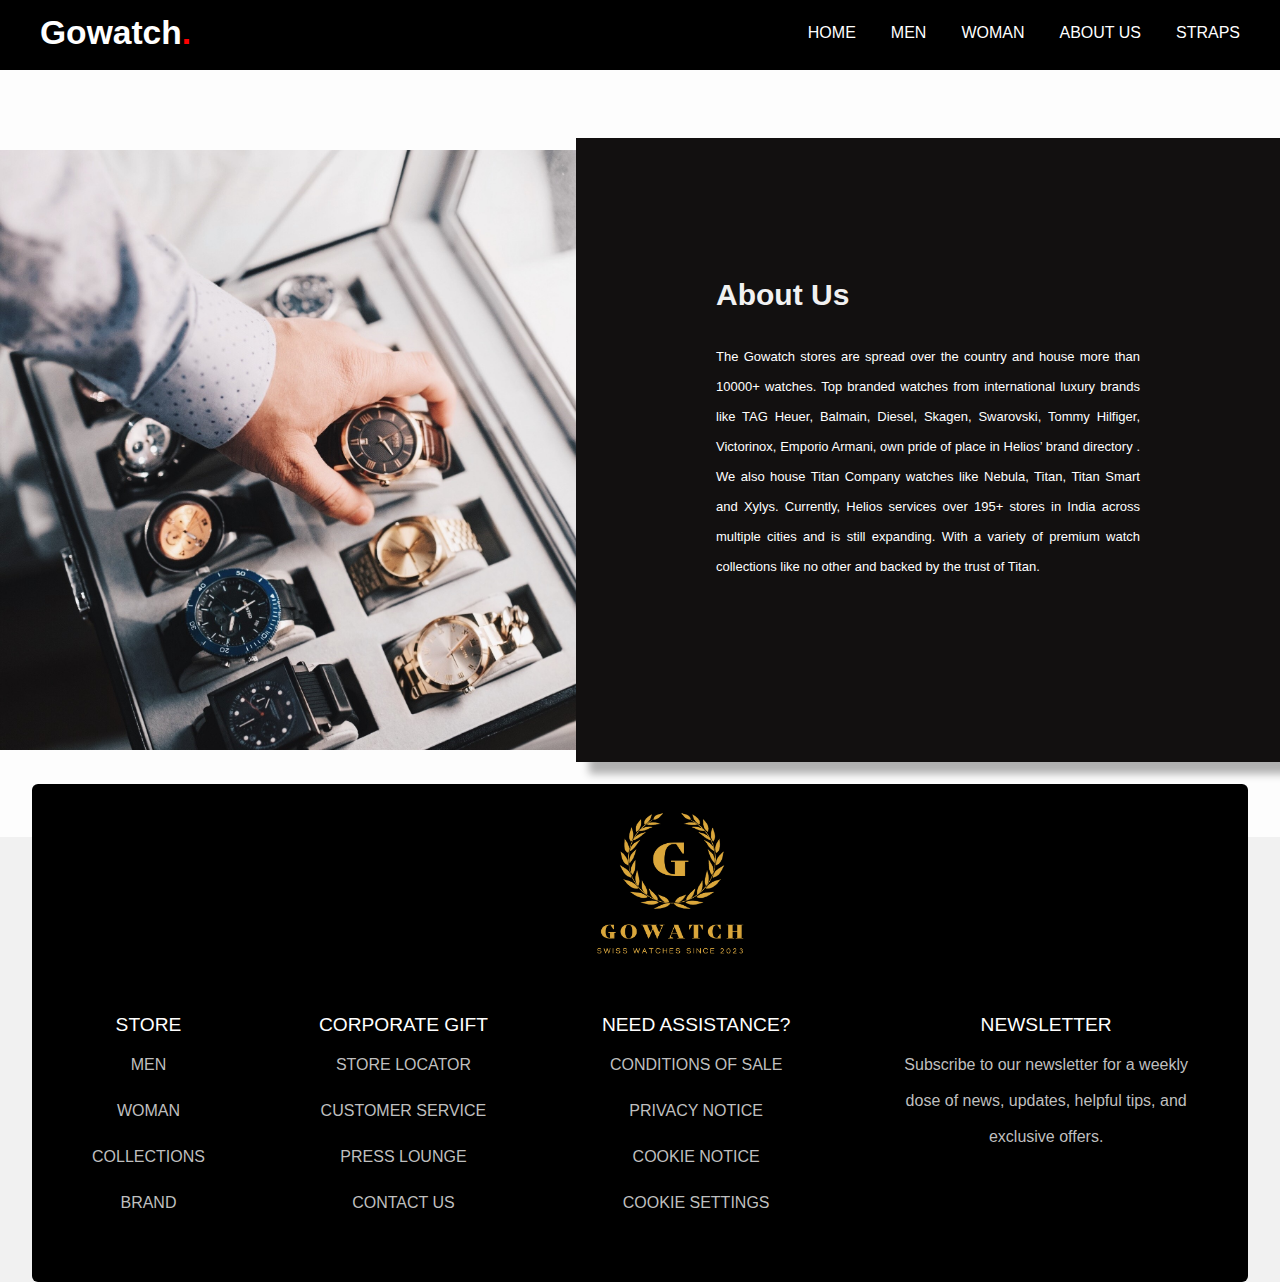
<file: about us.html>
<!DOCTYPE html>
<html lang="en">
<head>
    <meta charset="UTF-8">
    <meta name="viewport" content="width=device-width, initial-scale=1.0">
    <title>About Us</title>

    <link rel="icon" href="icon.png">
    <link rel="stylesheet" href="about us.css">
</head>
<body>
<!--------------------------------------- navbar --------------------------------------->
    <header>
        <nav class="navbar">
          <a class="logo" href="index.html">Gowatch<span>.</span></a>
          <ul class="menu-links">
          <li><a href="index.html">HOME</a></li>
          <li><a href="menpage.html">MEN</a></li>
          <li><a href="womanpage.html">WOMAN</a></li>
          <li><a href="about us.html">ABOUT US</a></li>
          <li><a href="strappage.html">STRAPS</a></li>
        </ul>
        </nav>
      </header>
<!--------------------------------------- about us --------------------------------------->
    <div class="about">
        <div class="inner-section">
          
            <h1>About Us</h1>
            <p class="text">
              The Gowatch stores are spread over the country and house more than 10000+ watches.
              Top branded watches from international luxury brands like TAG Heuer, Balmain, Diesel,
               Skagen, Swarovski, Tommy Hilfiger, Victorinox, Emporio Armani, own pride of place in Helios’ brand directory
               . We also house Titan Company watches like Nebula, Titan, Titan Smart and Xylys. Currently, Helios services over
                195+ stores in India across multiple cities and is still expanding. With a variety of premium watch collections
                 like no other and backed by the trust of Titan.
            </p>
           
        </div>
    </div>
<!--------------------------------------- footer --------------------------------------->
    <section class="footer">
      <img class="img" src="go.png" alt="img">

        <div class="footer-row">
          <div class="footer-col">
            <h4>STORE</h4>
            <ul class="links">
              <li><a href="#">MEN</a></li>
              <br>
              <li><a href="#">WOMAN</a></li>
              <br>
              <li><a href="#">COLLECTIONS</a></li>
              <br>
              <li><a href="#">BRAND</a></li>
            </ul>
          </div>
    
          <div class="footer-col">
            <h4>CORPORATE GIFT</h4>
            <ul class="links">
              <li><a href="#">STORE LOCATOR</a></li>
              <br>
              <li><a href="#">CUSTOMER SERVICE</a></li>
              <br>
              <li><a href="#">PRESS LOUNGE</a></li>
              <br>
              <li><a href="#">CONTACT US</a></li>
            </ul>
          </div>
    
          <div class="footer-col">
            <h4>NEED ASSISTANCE?</h4>
            <ul class="links">
              <li><a href="#">CONDITIONS OF SALE</a></li>
              <br>
              <li><a href="#">PRIVACY NOTICE</a></li>
              <br>
              <li><a href="#">COOKIE NOTICE</a></li>
              <br>
              <li><a href="#">COOKIE SETTINGS</a></li>
            </ul>
          </div>
    
          <div class="footer-col">
            <h4>NEWSLETTER</h4>
            <p>
              Subscribe to our newsletter for a weekly<br><br> dose
              of news, updates, helpful tips, and<br><br>
              exclusive offers.
            </p>
          
          </div>
        </div>
      </section>
    
</body>
</html>
</file>
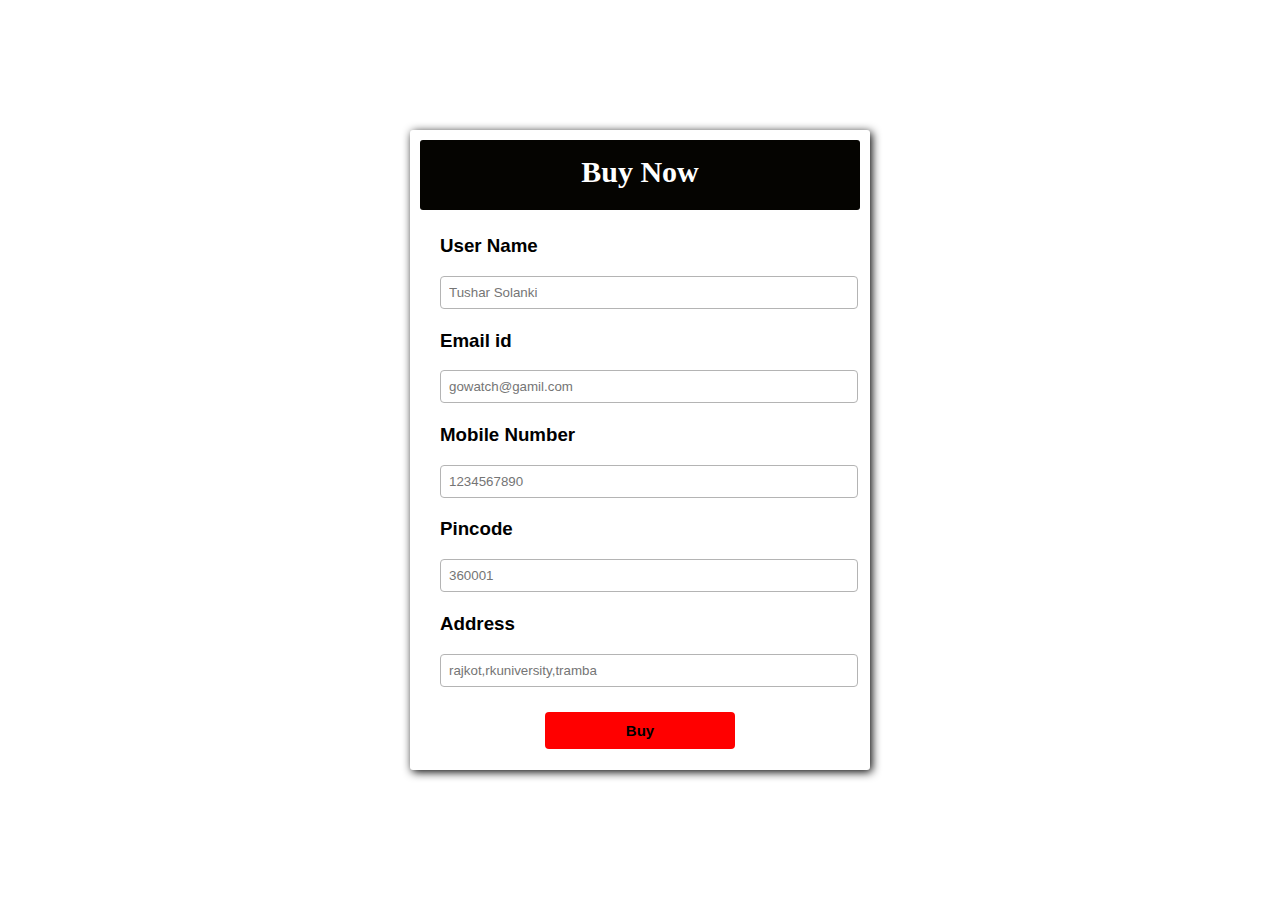
<file: buynowpage.html>
<!DOCTYPE html>
<html lang="en">
<head>
    <meta charset="UTF-8">
    <meta name="viewport" content="width=device-width, initial-scale=1.0">
    <title>Buy now</title>

    <link rel="icon" href="icon.png">
    <link rel="stylesheet" href="buynowpage.css">

</head>
<body>

    <div class="login-container">
        <div class="back">
            <h2><a href="index.html"><hov>Buy Now</hov></a></h2>
        </div>
        <form action="index.html" method="get" onsubmit="return(form_valadation())">
            <br>
            <h3>User Name</h3>
            <input type="text" name="username" placeholder="Tushar Solanki" id="username1">
                <span id="username1_error"></span>
            <h3>Email id</h3>
            <input type="text" name="email" placeholder="gowatch@gamil.com" id="email1">
                <span id="email1_error"></span>
            <h3>Mobile Number</h3>    
            <input type="text" name="mobile" placeholder="1234567890" id="mobile1">
                <span id="mobile1_error"></span>
            <h3>Pincode</h3>
            <input type="text" name="pin" placeholder="360001" id="pin1">
                <span id="pin1_error"></span>
            <h3>Address</h3>
            <input type="text" name="add" placeholder="rajkot,rkuniversity,tramba" id="add1">
                <span id="add1_error"></span>
                <br>
            <input type="submit" value="Buy">
        </form>
    </div>




<script>
    function form_valadation()
    {
        var username = document.getElementById('username1');
        var username1_error = document.getElementById('username1_error'); 
        var email = document.getElementById("email1");
        var email1_error = document.getElementById("email1_error"); 
        var mobile = document.getElementById('mobile1');
        var mobile1_error = document.getElementById('mobile1_error');
        var pin = document.getElementById('pin1');
        var pin1_error = document.getElementById('pin1_error');
        var add = document.getElementById('add1');
        var add1_error = document.getElementById('add1_error');
    
        if(username.value == "")
        {
            username.style.borderWidth="3px";
            username.style.bordercolor ="red";
            username1_error.innerHTML ="User Name cannot be empty.";
            username1_error.style.color="red";
            var v_fn = false;
        }
        else
        {
            var reg1 = /^[A-Za-z ]{2,30}$/;
            if(username.value.match(reg1))
                {
                    username.style.borderWidth ="3px"
                    username1_error.innerHTML ="";
                    username.style.bordercolor ="green";
                    v_fn = true;
                }

            else
            {
                username.style.borderWidth ="3px";
                username1_error.style.color ="red";
                username1_error.innerHTML="Only characters are allowed and min characters size is 3"
                username1.style.bordercolor ="red";
                v_fn = false;
            }
        }

        if(email.value == "")
        {
            email.style.borderWidth="3px";
            email.style.bordercolor ="red";
            email1_error.innerHTML ="Email id cannot be empty.";
            email1_error.style.color="red";
            var v_email = false;
        }
        else
        {
            var reg2 = /^[\w\.]+@([\w]+\.)+[\w]{2,4}$/;
            if(email.value.match(reg2))
                {
                    email.style.borderWidth ="3px"
                    email1_error.innerHTML ="";
                    email.style.bordercolor ="green";
                    v_email = true;
                }

            else
            {
                email.style.borderWidth ="3px";
                email1_error.style.color ="red";
                email1_error.innerHTML="Plese enter a valid email id Ex: gowatch@gamil.com"
                email.style.bordercolor ="red";
                v_email = false;
            }
        }

        if(mobile.value == "")
        {
            mobile.style.borderWidth="3px";
            mobile.style.bordercolor ="red";
            mobile1_error.innerHTML ="Mobile Number cannot be empty.";
            mobile1_error.style.color="red";
            var v_mobile = false;
        }
        else
        {
            var reg3 = /^[0-9]{10}$/;
            if(mobile.value.match(reg3))
                {
                    mobile.style.borderWidth ="3px"
                    mobile1_error.innerHTML ="";
                    mobile.style.bordercolor ="green";
                    v_mobile = true;
                }

            else
            {
                mobile.style.borderWidth ="3px";
                mobile1_error.style.color ="red";
                mobile1_error.innerHTML="Only numbers are allowed number size is 10"
                mobile.style.bordercolor ="red";
                v_mobile = false;
            }  
        }

        if(pin.value == "")
        {
            pin.style.borderWidth="3px";
            pin.style.bordercolor ="red";
            pin1_error.innerHTML ="Pincode cannot be empty.";
            pin1_error.style.color="red";
            var v_pin = false;
        }
        else
        {
            var reg4 = /^[0-9]{1,6}$/;
            if(pin.value.match(reg4))
                {
                    pin.style.borderWidth ="3px"
                    pin1_error.innerHTML ="";
                    pin.style.bordercolor ="green";
                    v_pin = true;
                }

            else
            {
                pin.style.borderWidth ="3px";
                pin1_error.style.color ="red";
                pin1_error.innerHTML="Plese enter a valid Pincode"
                pin.style.bordercolor ="red";
                v_pin = false;
            }
        }

        if(add.value == "")
        {
            add.style.borderWidth="3px";
            add.style.bordercolor ="red";
            add1_error.innerHTML ="Address cannot be empty.";
            add1_error.style.color="red";
            var v_add = false;
        }
        else
        {
            var reg4 = /^[A-Za-z0-9 ]{2,80}$/;
            if(add.value.match(reg4))
                {
                    add.style.borderWidth ="3px"
                    add1_error.innerHTML ="";
                    add.style.bordercolor ="green";
                    v_add = true;
                }

            else
            {
                add.style.borderWidth ="3px";
                add1_error.style.color ="red";
                add1_error.innerHTML="Plese enter a valid Address 10 to 80 character"
                add.style.bordercolor ="red";
                v_add = false;
            }
        }

        if(v_fn == true && v_email == true && v_mobile == true && v_pin == true && v_add == true)
        {  
            return true;
        }
        else
        {
            return false;
        }
    }
    </script>
    
</body>    
</html>
</file>
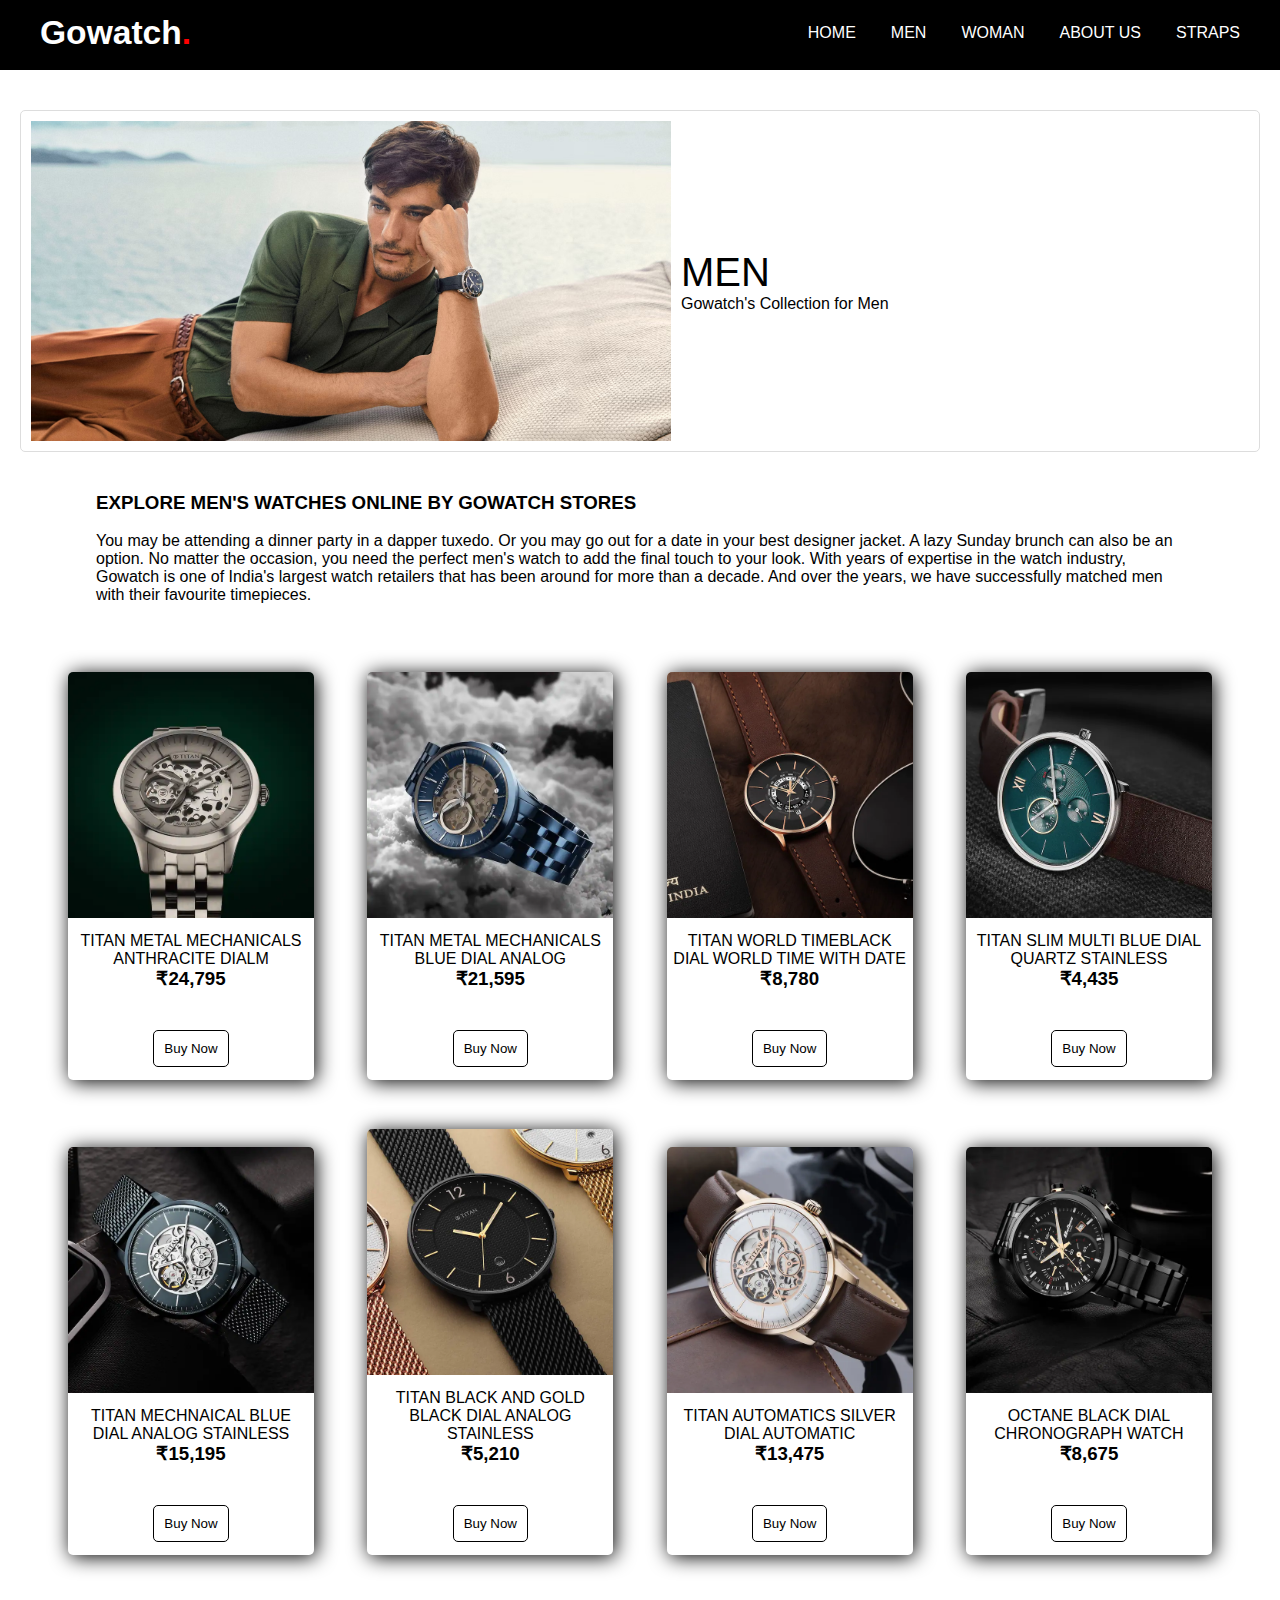
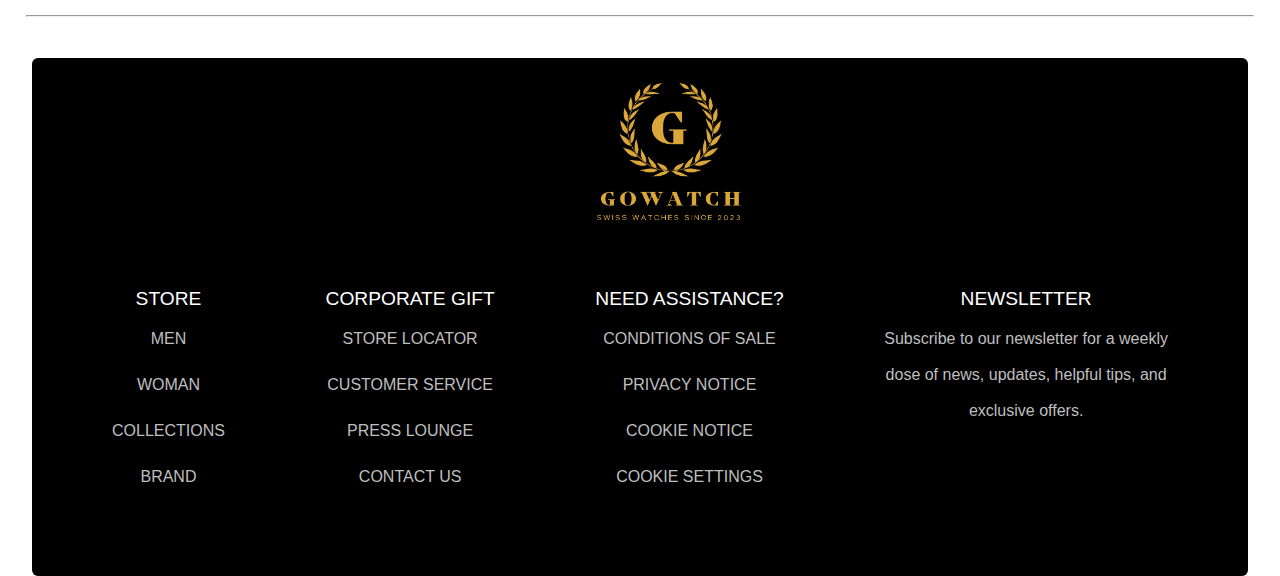
<file: menpage.html>
<!DOCTYPE html>
<html lang="en">
  <head>
    <meta charset="UTF-8">
    <meta name="viewport" content="width=device-width, initial-scale=1.0">
    <title>Men</title>

    <link rel="icon" href="icon.png">
    <link rel="stylesheet" href="menpage.css">
  </head>
  <body>

    
<!--------------------------------------- navbar --------------------------------------->
    <header>
      <nav class="navbar">
        <a class="logo" href="index.html">Gowatch<span>.</span></a>
        <ul class="menu-links">
        <li><a href="index.html">HOME</a></li>
        <li><a href="menpage.html">MEN</a></li>
        <li><a href="womanpage.html">WOMAN</a></li>
        <li><a href="about us.html">ABOUT US</a></li>
        <li><a href="strappage.html">STRAPS</a></li>
      </ul>
      </nav>
    </header>

      <br><br><br><br><br>
<!--------------------------------------- men-img --------------------------------------->
      <section>
        <div class="product">
            <img src="men.avif" alt="Product 1">
            <div>
                <h1>MEN</h1>
                <p>Gowatch's Collection for Men</p>
            </div>
        </div>
     </section>

     <div class="p">
      <h3>Explore Men's Watches Online By Gowatch Stores</h3>
      <br>
 
      <p>You may be attending a dinner party in a dapper tuxedo. Or you may go out for a date in your best designer jacket.
          A lazy Sunday brunch can also be an option. No matter the occasion, you need the perfect men's watch to add the final touch to your look.
           With years of expertise in the watch industry, Gowatch is one of India's largest watch retailers that has been around for more than a decade.
          And over the years,
          we have successfully matched men with their favourite timepieces.
      </p>
     </div>

     <br>
<!--------------------------------------- card --------------------------------------->
      <div class="main">
        <!-- cards 1 -->
       <div class="card">
           <div class="image">
              <img src="t1.webp">
           </div>
           <div class="des">
              <p>TITAN METAL MECHANICALS ANTHRACITE DIALM</p>
              <h3>₹24,795</h3>
              <a href="buynowpage.html">
                 <button>Buy Now</button>
              </a>
           </div>
          </div>
       <!-- cards 2 -->
       <div class="card">
        <div class="image">
           <img src="t2.webp">
        </div>
        <div class="des">
           <p>TITAN METAL MECHANICALS BLUE DIAL ANALOG</p>
           <h3>₹21,595</h3>
           <a href="buynowpage.html">
              <button>Buy Now</button>
           </a>
        </div>
    </div>
       <!-- cards 3 -->
       <div class="card">
        <div class="image">
           <img src="t3.webp">
        </div>
        <div class="des">
           <p>TITAN WORLD TIMEBLACK DIAL WORLD TIME WITH DATE</p>
           <h3>₹8,780</h3>
           <a href="buynowpage.html">
              <button>Buy Now</button>
           </a>
        </div>
    </div>
       <!-- cards 4 --> 
       <div class="card">
        <div class="image">
           <img src="t4.webp">
        </div>
        <div class="des">
           <p>TITAN SLIM MULTI BLUE DIAL QUARTZ STAINLESS</p>
           <h3>₹4,435</h3>
           <a href="buynowpage.html">
            <button>Buy Now</button>
         </a>
        </div>
      </div>
       <!-- cards 5 -->
       <div class="card">
        <div class="image">
           <img src="t5.webp">
        </div>
        <div class="des">
           <p>TITAN MECHNAICAL BLUE DIAL ANALOG STAINLESS</p>
           <h3>₹15,195</h3>
           <a href="buynowpage.html">
              <button>Buy Now</button>
           </a>
        </div>
    </div>
       <!-- cards 6 -->
       <div class="card">
        <div class="image">
           <img src="t6.webp">
        </div>
        <div class="des">
           <p>TITAN BLACK AND GOLD BLACK DIAL ANALOG STAINLESS</p>
           <h3>₹5,210</h3>
           <a href="buynowpage.html">
              <button>Buy Now</button>
           </a>
        </div>
    </div>
       <!-- cards 7 -->
       <div class="card">
        <div class="image">
           <img src="t7.webp">
        </div>
        <div class="des">
           <p>TITAN AUTOMATICS SILVER DIAL AUTOMATIC</p>
           <h3>₹13,475
           </h3>
           <a href="buynowpage.html">
              <button>Buy Now</button>
           </a>
        </div>
    </div>   
       <!-- cards 8 -->
       <div class="card">
        <div class="image">
           <img src="t8.webp">
        </div>
        <div class="des">
           <p>OCTANE BLACK DIAL CHRONOGRAPH WATCH</p>
           <h3>₹8,675</h3>
           <a href="buynowpage.html">
              <button>Buy Now</button>
           </a>
        </div>
    </div>

<br><br><br>  
<hr>   
<br>
<!--------------------------------------- footer --------------------------------------->
    <section class="footer">
      <img class="img" src="gogoo.png" alt="img">
        <div class="footer-row">
          <div class="footer-col">
            <h4>STORE</h4>
            <ul class="links">
              <li><a href="#">MEN</a></li>
              <br>
              <li><a href="#">WOMAN</a></li>
              <br>
              <li><a href="#">COLLECTIONS</a></li>
              <br>
              <li><a href="#">BRAND</a></li>
            </ul>
          </div>
          <div class="footer-col">
            <h4>CORPORATE GIFT</h4>
            <ul class="links">
              <li><a href="#">STORE LOCATOR</a></li>
              <br>
              <li><a href="#">CUSTOMER SERVICE</a></li>
              <br>
              <li><a href="#">PRESS LOUNGE</a></li>
              <br>
              <li><a href="#">CONTACT US</a></li>  
            </ul>
          </div>
          <div class="footer-col">
            <h4>NEED ASSISTANCE?</h4>
            <ul class="links">
              <li><a href="#">CONDITIONS OF SALE</a></li>
              <br>
              <li><a href="#">PRIVACY NOTICE</a></li>
              <br>
              <li><a href="#">COOKIE NOTICE</a></li>
              <br>
              <li><a href="#">COOKIE SETTINGS</a></li>
            </ul>
          </div>
          <div class="footer-col">
            <h4>NEWSLETTER</h4>
            <p>
              Subscribe to our newsletter for a weekly <br><br>dose
              of news, updates, helpful tips, and<br><br>
              exclusive offers.
            </p>
          </div>
        </div>
      </section>
    
  </body>
  </html>
</file>
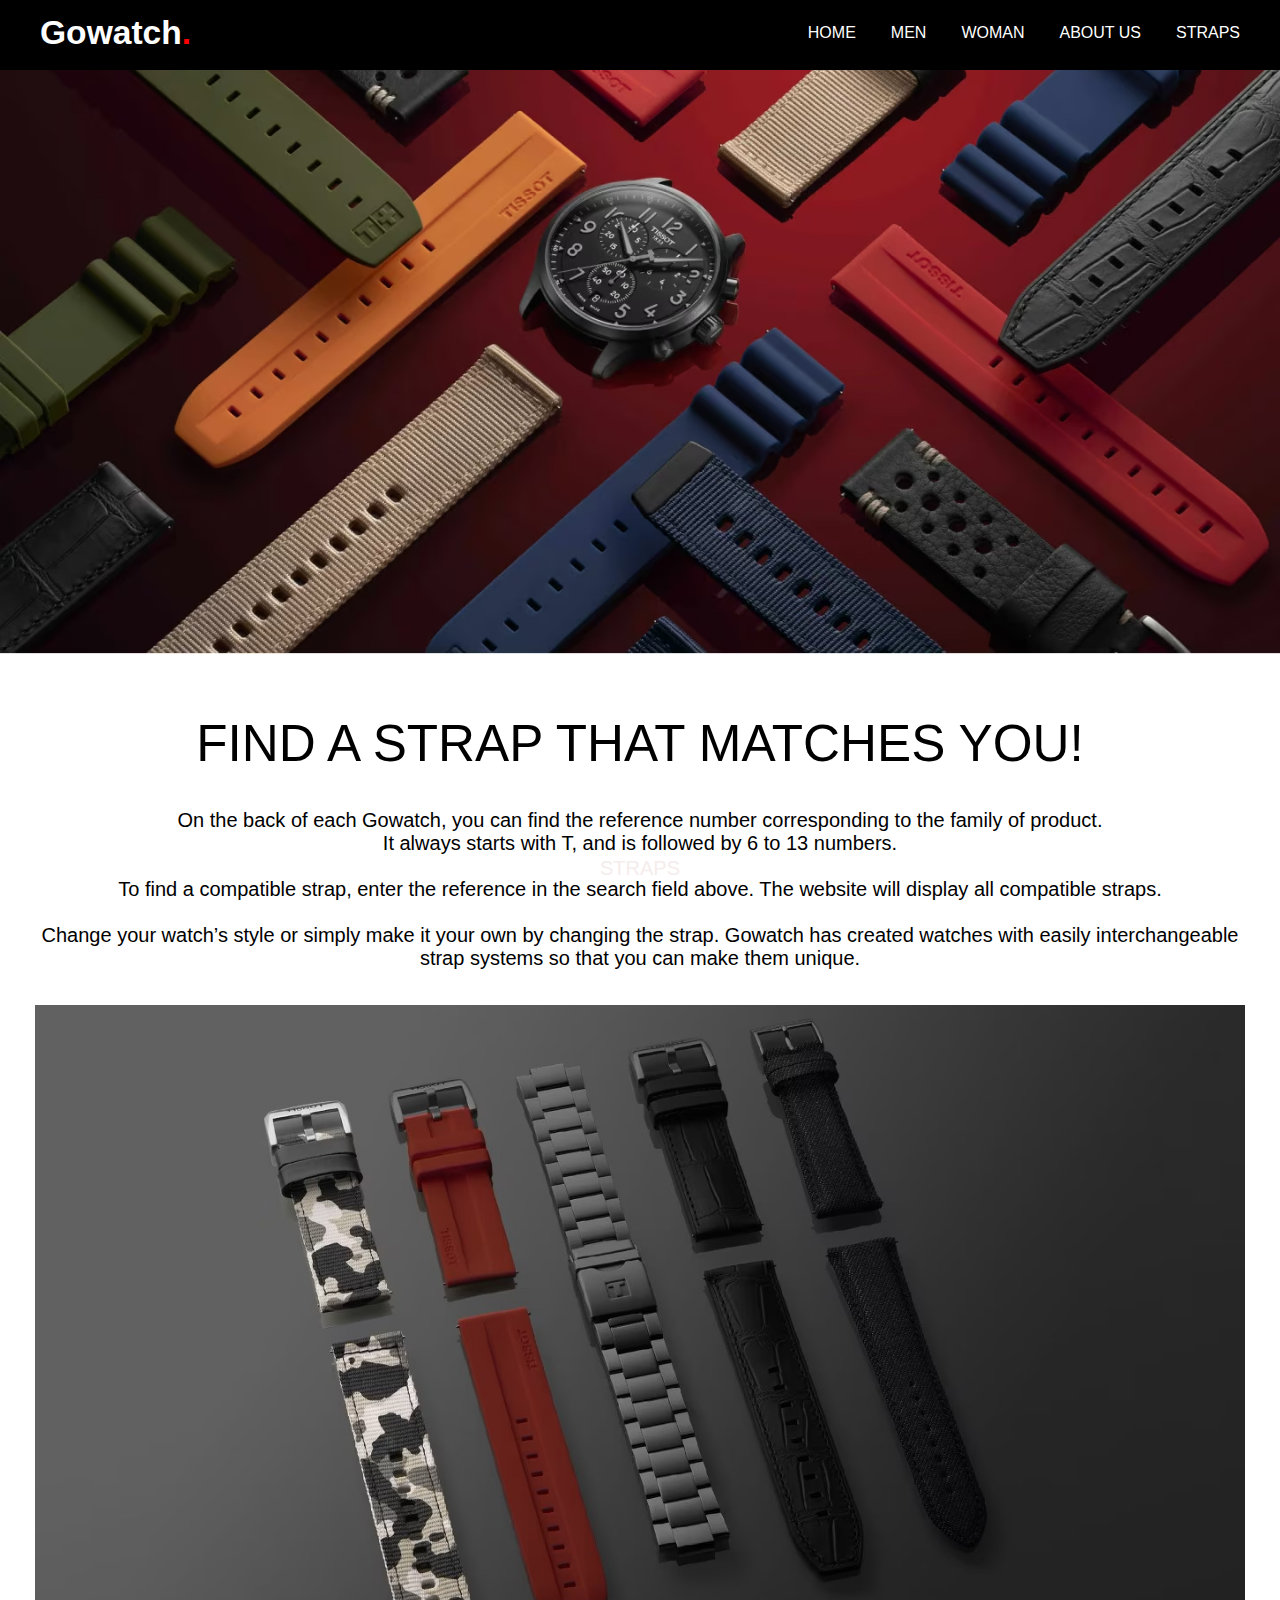
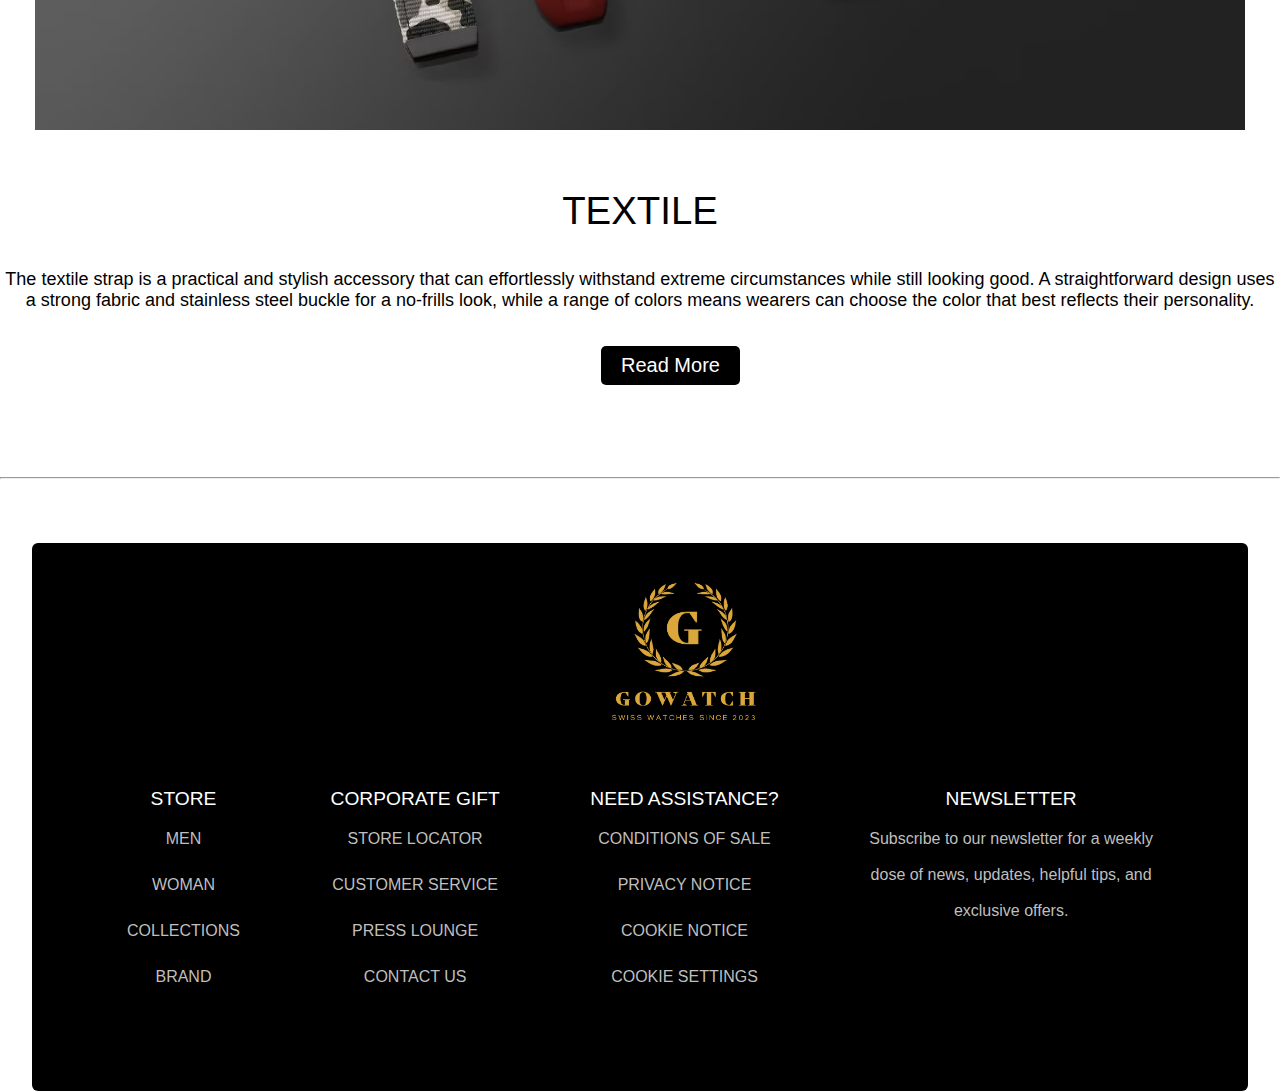
<file: strappage.html>
<!DOCTYPE html>
<html lang="en">
  <head>
    <meta charset="UTF-8">
    <meta name="viewport" content="width=device-width, initial-scale=1.0">
    <title>Straps</title>

    <link rel="icon" href="icon.png">
    <link rel="stylesheet" href="strappage.css">
    <script src="jquery-3.7.1.min.js"></script>

  </head>
  <body>
<!--------------------------------------- navbar --------------------------------------->
    <header>
        <nav class="navbar">
          <a class="logo" href="index.html">Gowatch<span>.</span></a>
          <ul class="menu-links">
          <li><a href="index.html">HOME</a></li>
          <li><a href="menpage.html">MEN</a></li>
          <li><a href="womanpage.html">WOMAN</a></li>
          <li><a href="about us.html">ABOUT US</a></li>
          <li><a href="strappage.html">STRAPS</a></li>
        </ul>
        </nav>
      </header>
<!--------------------------------------- img-1 --------------------------------------->
      <div class="container">
        <img src="strap.avif" alt="Image Description">
        <div class="bottom-text">
            <p>STRAPS</p>
        </div>
    </div>
<br><br>
  <div class="text">
      <p>FIND A STRAP THAT MATCHES YOU!</p>
  </div>
  <br><br>

  <div class="p">
  <p>On the back of each Gowatch, you can find the reference number corresponding to the family of product.<br>
    It always starts with T, and is followed by 6 to 13 numbers.
    <br><br>
    To find a compatible strap, enter the reference in the search field above. The website will display all compatible straps.
    <br><br>
    Change your watch’s style or simply make it your own by changing the strap. Gowatch has created watches with easily interchangeable<br> strap systems so that you can make them unique.
  </p>
</div>
<!--------------------------------------- img-2 --------------------------------------->
<section>
  <img src="straps.jpg">
</section>
<!--------------------------------------- paragraph --------------------------------------->
<div class="t1">
  <p>TEXTILE</p>
</div>
<br><br>

<div class="p1">
<p>
  The textile strap is a practical and stylish accessory that can effortlessly withstand extreme circumstances while still looking good.
   A straightforward design uses a strong fabric and stainless steel buckle for a no-frills look, while a range of colors means wearers
   can choose the color that best reflects their personality.                    
</p>
</div>
<!--------------------------------------- jqurey --------------------------------------->
<section class="jqurey">
  <div class="post">
      <span class="more">
        <!-- SILICONE -->
        <div class="t1">
          <p>SILICONE</p>
        </div>
        <br><br>
        <div class="p1">
        <p>
          The silicone bracelets are made of durable and natural material that performs well under all climate conditions. In addition to being comfortable to wear,
           they are easy to clean, making them ideal for sports and adding an extra edge to your style.                               
        </p>
        </div>
        <!-- STEEL -->
        <div class="t1">
          <p>STEEL</p>
        </div>
        <br><br>
        <div class="p1">
        <p>
          For the manufacturing of all steel bracelets, Tissot has selected a very high quality of stainless steel from the 316L family.
           The advantages of this steel are its high corrosion resistance and excellent durability. Additionally,
           it will add sophistication to your look. Steel bracelets are available only in our boutiques.                                                  
        </p>
        </div>
        <!-- LEATHER -->
        <div class="t1">
          <p>LEATHER</p>
        </div>
        <br><br>
        <div class="p1">
        <p>
          Since the beginning of the 20th century Tissot offers watches with leather straps. Tissot uses mainly cow leather
           and covers the interior part (the part in contact with the wrist) with a hypoallergenic material. The strap makers are self-taught 
           craftsmen who learn how to cut the skins, treat, sew and polish them. Normally, they will fix the lining, sewing it on by hand, before threading and
            making markings for the sewing. Finally, they will paint the edges, applying up to seven layers to ensure a perfect finish.
           The various leather designs will allow you to express your style and will add a touch of class to any outfit.                                                             
        </p>
        </div>
        <!-- RECYCLED PET (RPET) -->
        <div class="t1">
          <p>RECYCLED PET (RPET)</p>
        </div>
        <br><br>
        <div class="p1">
        <p>
          The RPET straps are made 100% of recycled plastic (SEABOTTLE), which is certified SEAQUAL® and comes from Oceans to transform marine litter.
           A textile of our time, with a stylish feel! Additionally to helping save our oceans, it has many properties such as being comfortable, durable,
            resilient, light and breathable,
           allowing an active living. The many different colors will allow you to add a touch of fun to your wrist.                                                                                 
        </p>
      </div>
      </span>
      <button class="read">read more</button>
  </div>
</section>
<!--------------------------------------- jqurey-js --------------------------------------->
<script type="text/javascript">
  $(document).ready(function(){
      $(".read").click(function(){
          $(this).prev().toggle();
          $(this).siblings('.dots').toggle();
          if($(this).text()=='read more'){
              $(this).text('read less');
          }
          else{
              $(this).text('read more');
          }
      });
  });
</script>  

<br><br><br><br>  
<hr>   
<br>
<!--------------------------------------- footer --------------------------------------->
<section class="footer">
  <img class="img" src="gogoo.png" alt="img">
    <div class="footer-row">
      <div class="footer-col">
        <h4>STORE</h4>
        <ul class="links">
          <li><a href="#">MEN</a></li>
          <br>
          <li><a href="#">WOMAN</a></li>
          <br>
          <li><a href="#">COLLECTIONS</a></li>
          <br>
          <li><a href="#">BRAND</a></li>
        </ul>
      </div>
      <div class="footer-col">
        <h4>CORPORATE GIFT</h4>
        <ul class="links">
          <li><a href="#">STORE LOCATOR</a></li>
          <br>
          <li><a href="#">CUSTOMER SERVICE</a></li>
          <br>
          <li><a href="#">PRESS LOUNGE</a></li>
          <br>
          <li><a href="#">CONTACT US</a></li>
        </ul>
      </div>
      <div class="footer-col">
        <h4>NEED ASSISTANCE?</h4>
        <ul class="links">
          <li><a href="#">CONDITIONS OF SALE</a></li>
          <br>
          <li><a href="#">PRIVACY NOTICE</a></li>
          <br>
          <li><a href="#">COOKIE NOTICE</a></li>
          <br>
          <li><a href="#">COOKIE SETTINGS</a></li>
        </ul>
      </div>
      <div class="footer-col">
        <h4>NEWSLETTER</h4>
        <p>
          Subscribe to our newsletter for a weekly <br><br>dose
          of news, updates, helpful tips, and<br><br>
          exclusive offers.
        </p>
      </div>
    </div>
  </section>
      
  </body>
  </html>
</file>
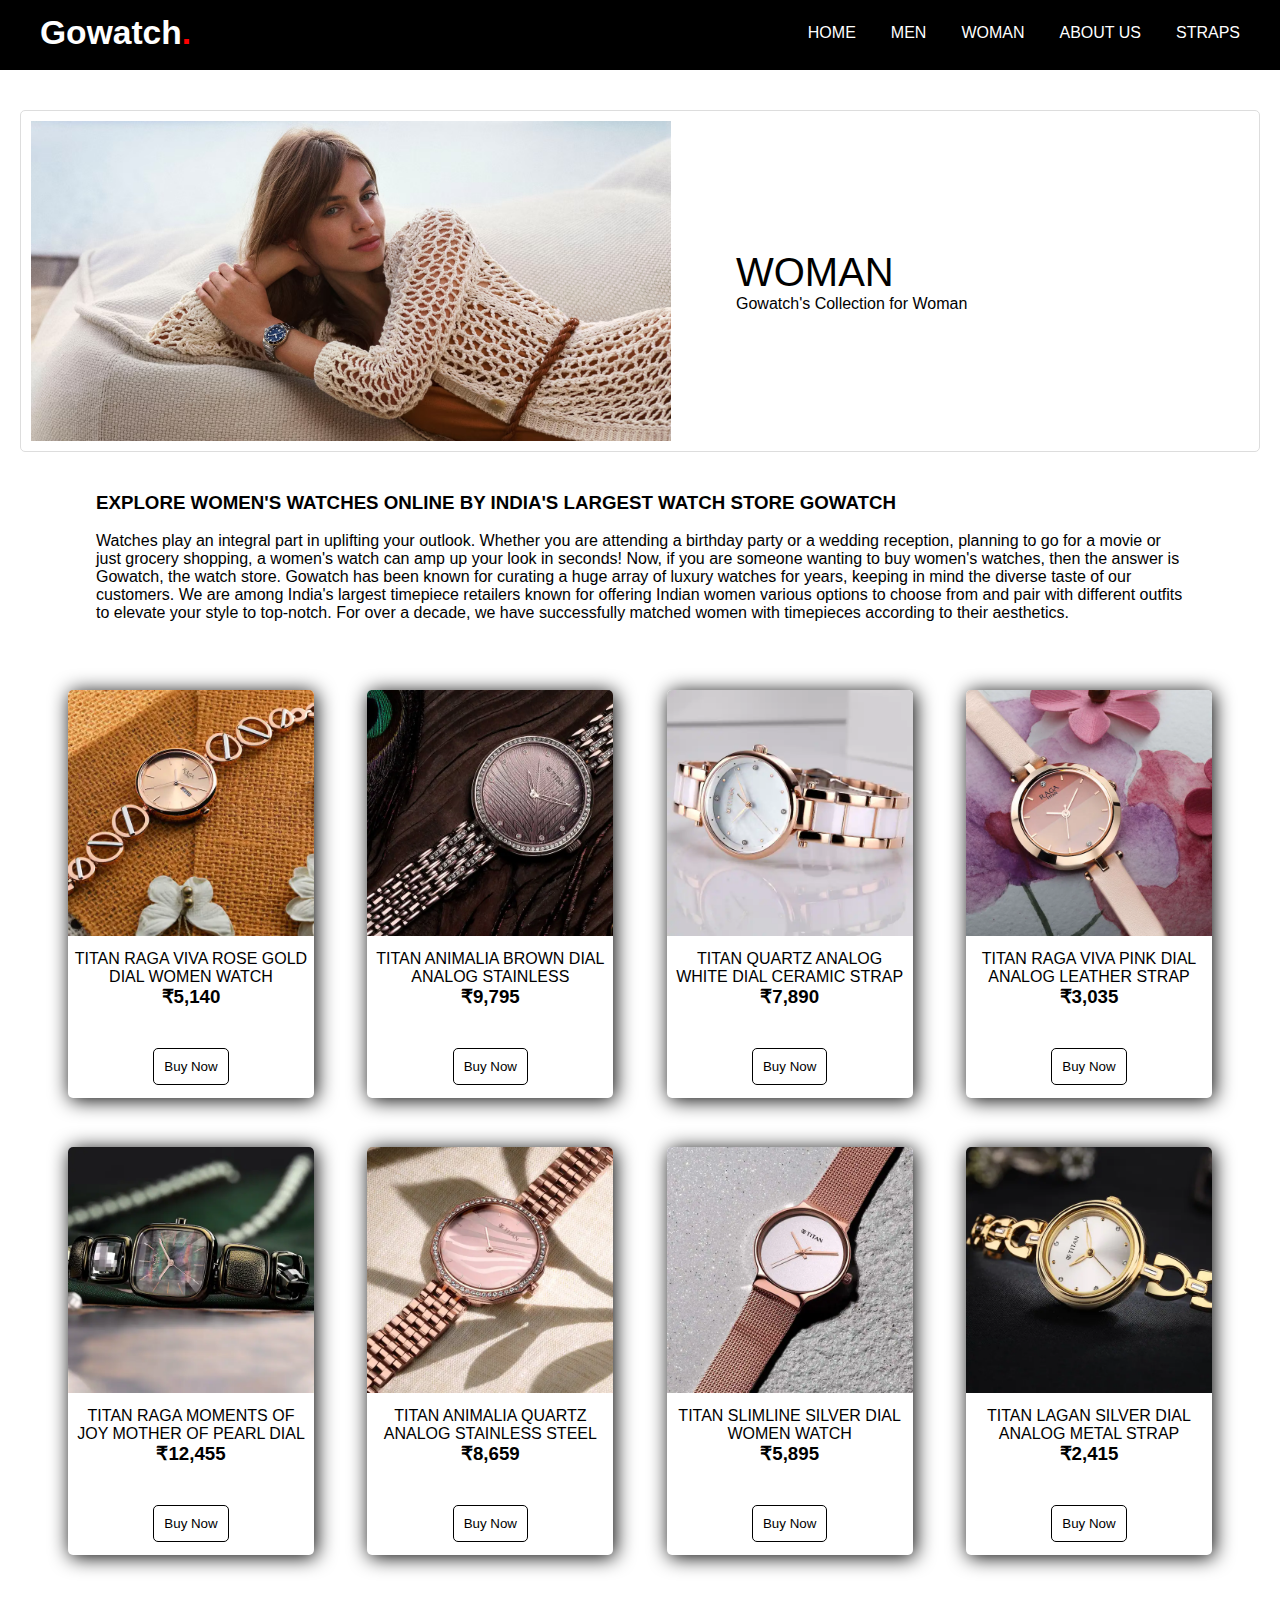
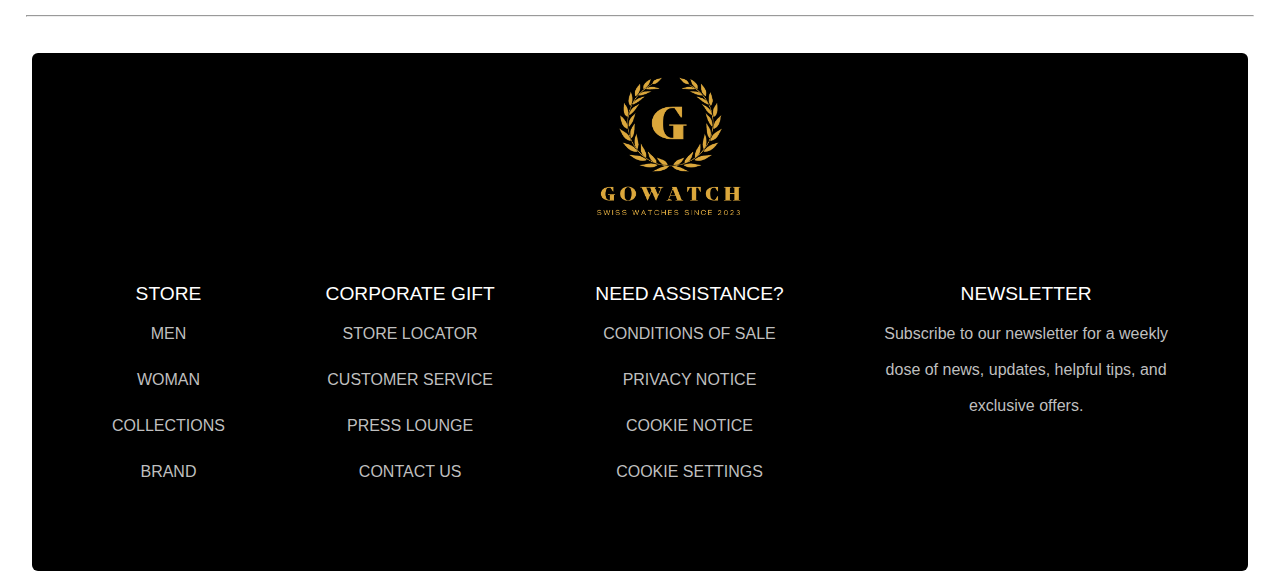
<file: womanpage.html>
<!DOCTYPE html>
<html lang="en">
  <head>
    <meta charset="UTF-8">
    <meta name="viewport" content="width=device-width, initial-scale=1.0">
    <title>Woman</title>

    <link rel="icon" href="icon.png">
    <link rel="stylesheet" href="womanpage.css">

  </head>
  <body>
<!--------------------------------------- navbar --------------------------------------->
    <header>
        <nav class="navbar">
          <a class="logo" href="index.html">Gowatch<span>.</span></a>
          <ul class="menu-links">
          <li><a href="index.html">HOME</a></li>
          <li><a href="menpage.html">MEN</a></li>
          <li><a href="womanpage.html">WOMAN</a></li>
          <li><a href="about us.html">ABOUT US</a></li>
          <li><a href="strappage.html">STRAPS</a></li>
        </ul>
        </nav>
      </header>
      <br><br><br><br><br>
<!--------------------------------------- woman-img --------------------------------------->
      <section>
        <div class="product">
            <img src="woman.avif" alt="Product 1">
            <div>
                <h1>WOMAN</h1>
                <p>Gowatch's Collection for Woman</p>
            </div>
        </div>
     </section>

     <div class="p">
      <h3>Explore Women's Watches Online By India's Largest Watch Store Gowatch</h3>
      <br>
      <p>
        Watches play an integral part in uplifting your outlook. Whether you are attending a birthday party or a wedding reception,
        planning to go for a movie or just grocery shopping, a women's watch can amp up your look in seconds! Now,
        if you are someone wanting to buy women's watches, then the answer is Gowatch, the watch store.
        Gowatch has been known for curating a huge array of luxury watches for years, keeping in mind the diverse taste of our customers.
        We are among India's largest timepiece retailers known for offering Indian women various options to choose from and pair with different outfits
        to elevate your style to top-notch. For over a decade, we have successfully matched women with timepieces according to their aesthetics.
      </p>
     </div>
<br>
<!--------------------------------------- card --------------------------------------->    
      <div class="main">
        <!-- cards 1 -->
       <div class="card">
           <div class="image">
              <img src="w1.webp">
           </div>
           <div class="des">
              <p>TITAN RAGA VIVA ROSE GOLD DIAL WOMEN WATCH</p>
              <h3>₹5,140</h3>
              <a href="buynowpage.html">
                 <button>Buy Now</button>
              </a>
           </div>
          </div>
       <!-- cards 2 -->
       <div class="card">
        <div class="image">
           <img src="w2.webp">
        </div>
        <div class="des">
           <p>TITAN ANIMALIA BROWN DIAL ANALOG STAINLESS</p>
           <h3>₹9,795</h3>
           <a href="buynowpage.html">
              <button>Buy Now</button>
           </a>
        </div>
    </div>
       <!-- cards 3 -->
       <div class="card">
        <div class="image">
           <img src="w3.webp">
        </div>
        <div class="des">
           <p>TITAN QUARTZ ANALOG WHITE DIAL CERAMIC STRAP</p>
           <h3>₹7,890</h3>
           <a href="buynowpage.html">
              <button>Buy Now</button>
           </a>
        </div>
    </div>
       <!-- cards 4 --> 
       <div class="card">
        <div class="image">
           <img src="w4.webp">
        </div>
        <div class="des">
           <p>TITAN RAGA VIVA PINK DIAL ANALOG LEATHER STRAP</p>
           <h3>₹3,035</h3>
           <a href="buynowpage.html">
              <button>Buy Now</button>
           </a>
        </div>
      </div>
       <!-- cards 5 -->
       <div class="card">
        <div class="image">
           <img src="w5.webp">
        </div>
        <div class="des">
           <p>TITAN RAGA MOMENTS OF JOY MOTHER OF PEARL DIAL</p>
           <h3>₹12,455</h3>
           <a href="buynowpage.html">
              <button>Buy Now</button>
           </a>
        </div>
    </div>
       <!-- cards 6 -->
       <div class="card">
        <div class="image">
           <img src="w6.webp">
        </div>
        <div class="des">
           <p>TITAN ANIMALIA QUARTZ ANALOG STAINLESS STEEL</p>
           <h3>₹8,659</h3>
           <a href="buynowpage.html">
              <button>Buy Now</button>
           </a>
        </div>
    </div>
       <!-- cards 7 -->
       <div class="card">
        <div class="image">
           <img src="w7.webp">
        </div>
        <div class="des">
           <p>TITAN SLIMLINE SILVER DIAL WOMEN WATCH</p>
           <h3>₹5,895</h3>
           <a href="buynowpage.html">
              <button>Buy Now</button>
           </a>
        </div>
    </div>   
       <!-- cards 8 -->
       <div class="card">
        <div class="image">
           <img src="w8.webp">
        </div>
        <div class="des">
           <p>TITAN LAGAN SILVER DIAL ANALOG METAL STRAP</p>
           <h3>₹2,415</h3>
           <a href="buynowpage.html">
              <button>Buy Now</button>
           </a>
        </div>
    </div>
   
<br><br><br>   
<hr>   
<!--------------------------------------- footer --------------------------------------->
    <section class="footer">
      <img class="img" src="gogoo.png" alt="img">
        <div class="footer-row">
          <div class="footer-col">
            <h4>STORE</h4>
            <ul class="links">
              <li><a href="#">MEN</a></li>
              <br>
              <li><a href="#">WOMAN</a></li>
              <br>
              <li><a href="#">COLLECTIONS</a></li>
              <br>
              <li><a href="#">BRAND</a></li>
            </ul>
          </div>
          <div class="footer-col">
            <h4>CORPORATE GIFT</h4>
            <ul class="links">
              <li><a href="#">STORE LOCATOR</a></li>
              <br>
              <li><a href="#">CUSTOMER SERVICE</a></li>
              <br>
              <li><a href="#">PRESS LOUNGE</a></li>
              <br>
              <li><a href="#">CONTACT US</a></li>
            </ul>
          </div>
          <div class="footer-col">
            <h4>NEED ASSISTANCE?</h4>
            <ul class="links">
              <li><a href="#">CONDITIONS OF SALE</a></li>
              <br>
              <li><a href="#">PRIVACY NOTICE</a></li>
              <br>
              <li><a href="#">COOKIE NOTICE</a></li>
              <br>
              <li><a href="#">COOKIE SETTINGS</a></li>
            </ul>
          </div>
          <div class="footer-col">
            <h4>NEWSLETTER</h4>
            <p>
              Subscribe to our newsletter for a weekly<br><br> dose
              of news, updates, helpful tips, and<br><br>
              exclusive offers.
            </p>
          </div>
        </div>
      </section>
  </body>
  </html>
</file>
<file: about us.css>
/*--------------------------------------- about us ---------------------------------------*/
  *{
    margin: 0;
    padding: 0;
    box-sizing: border-box;
  }
  body{
    min-height: 100vh;
    display: flex;
    align-items: center;
    justify-content: center;
    background-color: #f1f1f1;
    font-family: arial;
  }
  .about{
    background: url(about.jpg) no-repeat left;
    background-size: 45%;
    background-color: #fdfdfd;
    overflow: hidden;
    padding: 75px 0;
  }
  .inner-section{
    width: 55%;
    float: right;
    background-color: #121010;
    padding: 140px;
    box-shadow: 13px 12px 8px rgba(0,0,0,0.3);
  }
  .inner-section h1{
    margin-bottom: 30px;
    font-size: 30px;
    font-weight: 900;
    color: #f1f1f1;
  }
  .text{
    font-size: 13px;
    color: #ffffff;
    line-height: 30px;
    text-align: justify;
    margin-bottom: 40px;
  }
/*--------------------------------------- navbar ---------------------------------------*/
  header {
	  height: 70px;
    background: rgb(0, 0, 0);
    position: fixed;
    top: 0;
    left: 0;
    width: 100%;
    padding: 14px;
  }
  header .navbar {
    display: flex;
    align-items: center;
    justify-content: space-between;
    max-width: 1200px;
    margin: 0 auto;
  }
  .navbar .logo {
    color: #fff;
    font-weight: 800;
    font-size: 2.1rem;
    text-decoration: none;
  }
  .navbar .logo span {
    color: #ff0000;
  }
  .navbar a {
    color: #fff;
    text-decoration: none;
    transition: 0.2s ease;
  }
  .navbar a:hover {
    color: #ff0000;
  }
  .navbar .menu-links {
    display: flex;
    list-style: none;
    gap: 35px;
  }
/*--------------------------------------- footer ---------------------------------------*/
  .footer {
    position: absolute;
    margin-top: 130%;
    left: 50%;
    transform: translate(-50%, -50%);
    max-width: 1280px;
    width: 95%;
    background: #000000;
    border-radius: 6px;
    text-align: center;
  }
  .footer .footer-row {
    display: flex;
    flex-wrap: wrap;
    justify-content: space-between;
    gap: 3.5rem;
    padding: 60px;
  }
  .footer-row .footer-col h4 {
    color: #fff;
    font-size: 1.2rem;
    font-weight: 400;
  }
  .footer-col .links {
    margin-top: 20px;
  }
  .footer-col .links li {
    list-style: none;
    margin-bottom: 10px;
  }
  .footer-col .links li a {
    text-decoration: none;
    color: #bfbfbf;
  }
  .footer-col .links li a:hover {
    color: #ff0000;
  }
  .footer-col p {
    margin: 20px 0;
    color: #bfbfbf;
    max-width: 300px;
  }
  .img {
    margin-left: 561.5px;
    display: flex;
    width: 150px;
    height: 170px; 
  }
</file>
<file: buynowpage.css>
body{
        margin: 0;
        padding: 0;
        display: flex;
        align-items: center;
        justify-content: center;
        height: 100vh;
        font-family: arial;
    }
    .login-container {
        background: white;
        border-radius: 3px;
        box-shadow: 2px 2px 10px black;
        width: 400px;
        padding: 30px;
        text-align: center;
    }
    .login-container h2 {
        margin-top: 5px;
        margin-bottom: 35px;
        font-weight: bold;
        font-size: 30px;
        font-family: Cambria, Cochin, Georgia, Times, 'Times New Roman', serif;
        padding-top: 15px;
    }
    .login-container input[type="text"],
    .login-container input[type="password"] {
        width: 100%;
        padding: 8px;
        margin-bottom: 2px;
        border: 1px solid #b4b4b4;
        border-radius: 4px;
    }
    .login-container input[type="submit"] {
        background-color: #ff0000;
        color: black;
        padding: 10px 10px;
        border: none;
        border-radius: 4px;
        cursor: pointer;
        width: 190px;
        margin-top: 5px;
        margin-bottom: -15px;
        font-weight: bold;
        font-size: 15px;
        transition: 0.4s ease;
    }
    .login-container input[type="submit"]:hover {
        box-shadow: 2px 2px 10px black;
    }
    .login-container p {
        margin: 10px 0;
    }
    .login-container h3{
        margin-bottom: 5;
        display: flex;
    }
    .login-container span{
        display: flex;
    }
    .back{
        background-color: #050401;
        border-radius: 3px;
        height: 70px;
        margin-top: -25px;
        width: 440px;
        margin-left: -20px;
        color: white;
        margin-bottom: -12px;
    }
    a{
        text-decoration: none;
        color: white;
    }
    .back hov:hover{
        color: rgb(255, 0, 0);
    }
</file>
<file: menpage.css>
/*--------------------------------------- card ---------------------------------------*/
  *{
    margin: 0px;
    padding: 0px;
    box-sizing: border-box;
  }
  body{
    font-family: arial;
  }
  .main{
    margin: 2%;
    text-align: center;
  }
  .card{
    width: 20%;
    display: inline-block;
    box-shadow: 2px 2px 20px black;
    border-radius: 5px; 
    margin: 2%;
  }
  .image img{
    width: 100%;
    border-top-right-radius: 5px;
    border-top-left-radius: 5px;
  }
  .title{
    text-align: center;
    padding: 10px;
  }
  h1{
    font-size: 20px;
  }
  .des{
    padding: 3px;
    text-align: center;
    padding-top: 10px;
    border-bottom-right-radius: 5px;
    border-bottom-left-radius: 5px;
  }
  button{
    margin-top: 40px;
    margin-bottom: 10px;
    background-color: white;
    border: 1px solid black;
    border-radius: 5px;
    padding:10px;
  }
  button:hover{
    background-color: black;
    color: white;
    transition: .5s;
    cursor: pointer;
  }
   
/*--------------------------------------- navbar ---------------------------------------*/
  header {
    height: 70px;
    background: rgb(0, 0, 0);
    position: fixed;
    top: 0;
    left: 0;
    width: 100%;
    padding: 14px;
  }
  header .navbar {
    display: flex;
    align-items: center;
    justify-content: space-between;
    max-width: 1200px;
    margin: 0 auto;
  }
  .navbar .logo {
    color: #fff;
    font-weight: 800;
    font-size: 2.1rem;
    text-decoration: none;
  }
  .navbar .logo span {
    color: #ff0000;
  }
  .navbar a {
    color: #fff;
    text-decoration: none;
    transition: 0.2s ease;
  }
  .navbar a:hover {
    color: #ff0000;
  }
  .navbar .menu-links {
    
    display: flex;
    list-style: none;
    gap: 35px;
  }
/*--------------------------------------- footer ---------------------------------------*/
  .footer {
      position: absolute;
      margin-top: 22%;
      left: 50%;
      transform: translate(-50%, -50%);
      max-width: 1280px;
      width: 95%;
      background: #000000;
      border-radius: 6px;
  }
  .footer .footer-row {
      display: flex;
      flex-wrap: wrap;
      justify-content: space-between;
      gap: 3.5rem;
      padding: 60px;
  } 
  .footer-row .footer-col h4 {
      color: #fff;
      font-size: 1.2rem;
      font-weight: 400;
    }
    .footer-col .links {
      margin-top: 20px;
    }
    .footer-col .links li {
      list-style: none;
      margin-bottom: 10px;
    }
    .footer-col .links li a {
      text-decoration: none;
      color: #bfbfbf;
    }
    .footer-col .links li a:hover {
      color: #ff0000;
    }
    .footer-col p {
      margin: 20px 0;
      color: #bfbfbf;
      max-width: 300px;
    }
    .img {
      margin-left: 542px;
      display: flex;
      width: 150px;
      height: 150px;
    }
/*--------------------------------------- men-img ---------------------------------------*/
    section {
      padding: 20px;
      background-color: #fff;
    }
    .product {
      display: flex;
      justify-content: space-between;
      align-items: center;
      margin-bottom: 20px;
      padding: 10px;
      border: 1px solid #ddd;
      border-radius: 5px;
    }
    h1 {
      font-size: 40px;
      font-weight: 300;
      margin-right: 495px;
    }
    .product img {
      max-width: 1000px;
      max-height: 320px;
      margin-right: 10px;
    }
    .p {
      max-width: 85vw;
      margin: 0 auto;
      padding: 0vw;
    }
    h3{
      text-transform: uppercase;
    }
</file>
<file: strappage.css>
/*--------------------------------------- navbar ---------------------------------------*/
*{
    margin: 0px;
    padding: 0px;
    box-sizing: border-box;
  }
  body{
    font-family: arial;
  }   
  header {
    height: 70px;
    background: rgb(0, 0, 0);
    position: fixed;
    z-index: 1;
    top: 0;
    left: 0;
    width: 100%;
    padding: 14px;
  }
  header .navbar {
    display: flex;
    align-items: center;
    justify-content: space-between;
    max-width: 1200px;
    margin: 0 auto;
  }
  .navbar .logo {
    color: #fff;
    font-weight: 800;
    font-size: 2.1rem;
    text-decoration: none;
  }
  .navbar .logo span {
    color: #ff0000;
  }
  .navbar a {
    color: #fff;
    text-decoration: none;
    transition: 0.2s ease;
  }
  .navbar a:hover {
    color: #ff0000;
  }
  .navbar .menu-links {
    display: flex;
    list-style: none;
    gap: 35px;
  }
/*--------------------------------------- footer ---------------------------------------*/
  .footer {
    text-align: center;
    position: absolute;
    margin-top: 25%;
    left: 50%;
    transform: translate(-50%, -50%);
    max-width: 1280px;
    width: 95%;
    background: #000000;
    border-radius: 6px;
  }
  .footer .footer-row {
    display: flex;
    flex-wrap: wrap;
    justify-content: space-between;
    gap: 3.5rem;
    padding: 60px;
  } 
  .footer-row .footer-col h4 {
    color: #fff;
    font-size: 1.2rem;
    font-weight: 400;
  }
  .footer-col .links {
    margin-top: 20px;
  }
  .footer-col .links li {
    list-style: none;
    margin-bottom: 10px;
  }
  .footer-col .links li a {
    text-decoration: none;
    color: #bfbfbf;
  }
  .footer-col .links li a:hover {
    color: #ff0000;
  }
  .footer-col p {
    margin: 20px 0;
    color: #bfbfbf;
    max-width: 300px;
  }
  .img {
    margin-left: 542px;
    display: flex;
    width: 150px;
    height: 150px;
  }
/*--------------------------------------- img-1 ---------------------------------------*/
  .container {
    width: 100%;
    height: 100%;
  }
  img {
    width: 100%;
    height: 100%;
  }
  .bottom-text {
    position: absolute;
    bottom: 20px;
    left: 50%;
    transform: translateX(-50%);
    text-align: center;
    color: rgb(245, 236, 236);
    font-size: 20px;
    display: flex;
  }
  .text {
    margin-top: 20px;
    text-align: center;
    font-size: 4vw;
  }
  .p{
    text-align: center;
    font-size: 20px;
  }
/*--------------------------------------- img-2 ---------------------------------------*/
  section {
    padding: 35px;
  }  
/*--------------------------------------- jqurey ---------------------------------------*/
  .jqurey{
    padding: 20px;
  }
  .more{
    display: none;
  }
  .post{
    color: rgb(21, 20, 20);
    font-size: 18px;
    text-align: justify;
    line-height: 25px;
    font-family: 'work sans',sans-serif;
  }
  .read{
    align-items: center;
    margin-top: 15px;
    display: block;
    background-color: rgb(0, 0, 0);
    color: white;
    border: none;
    padding: 8px 20px;
    text-transform: capitalize;
    cursor: pointer;
    font-size: 20px;
    border-radius: 5px;
    margin-left: 581px;
}
/*--------------------------------------- jqurey-p ---------------------------------------*/
  .t1 {
    margin-top: 20px;
    text-align: center;
    font-size: 3vw;
  }
  .p1{
    text-align: center;
    font-size: 18px;
  }
</file>
<file: womanpage.css>
/*--------------------------------------- card ---------------------------------------*/
  *{
      margin: 0px;
      padding: 0px;
      box-sizing: border-box;
    }
    body{
      font-family: arial;
    }
    .main{
      margin: 2%;
      text-align: center;
    }
    .card{
      width: 20%;
      display: inline-block;
      box-shadow: 2px 2px 20px black;
      border-radius: 5px; 
      margin: 2%;
    }
    .image img{
      width: 100%;
      border-top-right-radius: 5px;
      border-top-left-radius: 5px;
    }
    .title{
      text-align: center;
      padding: 10px;
    }
    h1{
      font-size: 20px;
    }
    .des{
      padding: 3px;
      text-align: center;
      padding-top: 10px;
      border-bottom-right-radius: 5px;
      border-bottom-left-radius: 5px;
    }
    button{
      margin-top: 40px;
      margin-bottom: 10px;
      background-color: white;
      border: 1px solid black;
      border-radius: 5px;
      padding:10px;
    }
    button:hover{
      background-color: black;
      color: white;
      transition: .5s;
      cursor: pointer;
    }
/*--------------------------------------- navbar ---------------------------------------*/
    header {
      height: 70px;
      background: rgb(0, 0, 0);
      position: fixed;
      top: 0;
      left: 0;
      width: 100%;
      padding: 14px;
    }
    header .navbar {
      display: flex;
      align-items: center;
      justify-content: space-between;
      max-width: 1200px;
      margin: 0 auto;
    }
    .navbar .logo {
      color: #fff;
      font-weight: 800;
      font-size: 2.1rem;
      text-decoration: none;
    }
    .navbar .logo span {
      color: #ff0000;
    }
    .navbar a {
      color: #fff;
      text-decoration: none;
      transition: 0.2s ease;
    }
    .navbar a:hover {
      color: #ff0000;
    }
    .navbar .menu-links {
      display: flex;
      list-style: none;
      gap: 35px;
    }
/*--------------------------------------- footer ---------------------------------------*/
    .footer {
      position: absolute;
      margin-top: 23%;
      left: 50%;
      transform: translate(-50%, -50%);
      max-width: 1280px;
      width: 95%;
      background: #000000;
      border-radius: 6px;
    }
    .footer .footer-row {
      display: flex;
      flex-wrap: wrap;
      justify-content: space-between;
      gap: 3.5rem;
      padding: 60px;
    } 
    .footer-row .footer-col h4 {
      color: #fff;
      font-size: 1.2rem;
      font-weight: 400;
    }
    .footer-col .links {
      margin-top: 20px;
    }
    .footer-col .links li {
      list-style: none;
      margin-bottom: 10px;
    }
    .footer-col .links li a {
      text-decoration: none;
      color: #bfbfbf;
    }
    .footer-col .links li a:hover {
      color: #ff0000;
    }
    .footer-col p {
      margin: 20px 0;
      color: #bfbfbf;
      max-width: 300px;
    }
    .img {
      margin-left: 542px;
      display: flex;
      width: 150px;
      height: 150px;
    }
/*--------------------------------------- woman-img ---------------------------------------*/
    section {
      padding: 20px;
      background-color: #fff;
    }
    .product {
      display: flex;
      justify-content: space-between;
      align-items: center;
      margin-bottom: 20px;
      padding: 10px;
      border: 1px solid #ddd;
      border-radius: 5px;
    }
    h1 {
      font-size: 40px;
      font-weight: 300;
      margin-right: 495px;
    }
    .product img {
      max-width: 1000px;
      max-height: 320px;
      margin-right: 65px;
    }
    .p {
      max-width: 85vw;
      margin: 0 auto;
      padding: 0vw;
    }
    h3{
      text-transform: uppercase;
    }
</file>
